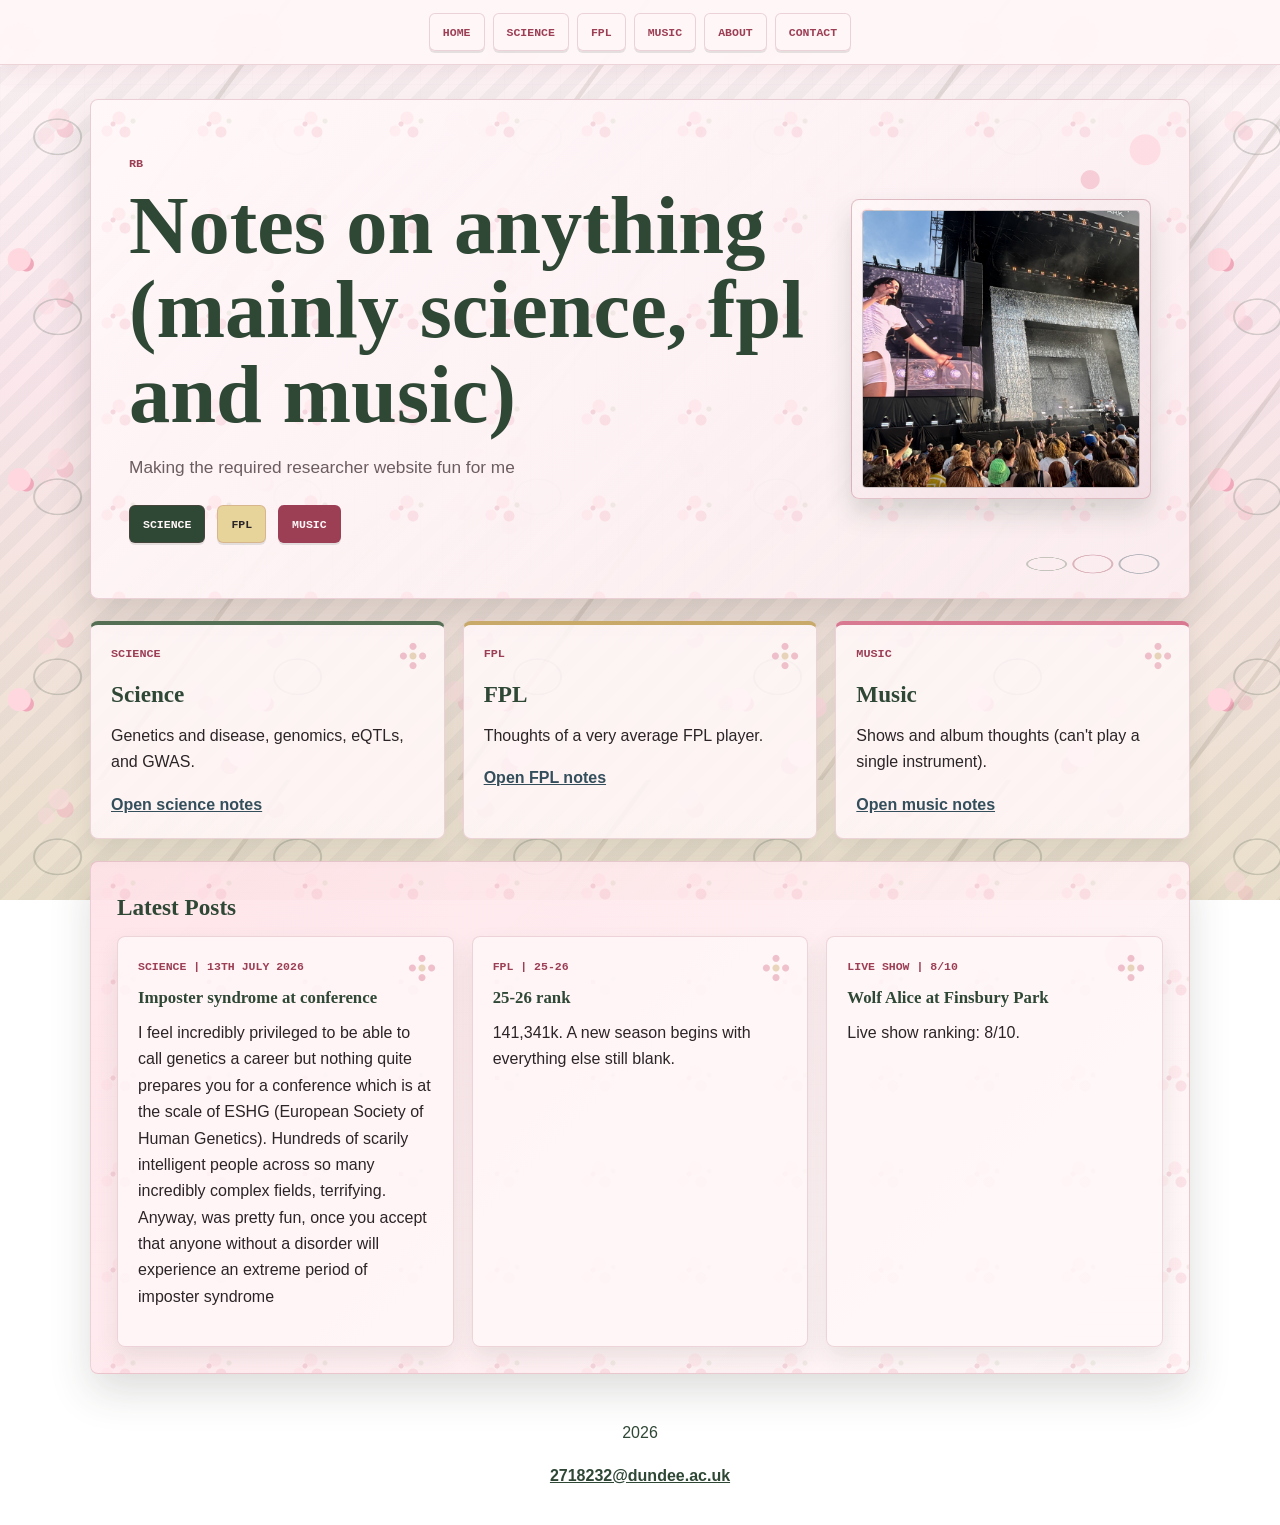
<file: index.html>
<!DOCTYPE html>
<html lang="en">
<head>
    <meta charset="UTF-8">
    <meta name="viewport" content="width=device-width, initial-scale=1.0">
    <meta name="description" content="reece spam thoughts">
    <title>Reece Bond | Science, FPL, and Music</title>
    <link rel="stylesheet" href="design_first.css">
</head>
<body>

    <nav class="topbar">
        <a href="index.html">Home</a>
        <a href="research.html">Science</a>
        <a href="papers.html">FPL</a>
        <a href="news.html">Music</a>
        <a href="members.html">About</a>
        <a href="contact.html">Contact</a>
    </nav>

    <main>
        <header class="hero">
            <div class="hero-text">
                <p class="pixel-label">RB</p>
                <h1>Notes on anything (mainly science, fpl and music)</h1>
                <p class="lead"> Making the required researcher website fun for me</p>
                <div class="button-row">
                    <a class="button grass" href="research.html">Science</a>
                    <a class="button gold" href="papers.html">FPL</a>
                    <a class="button redstone" href="news.html">Music</a>
                </div>
            </div>
            <div class="avatar-frame">
                <img src="wolf_alice.jpeg" alt="Portrait of Reece Bond">
            </div>
        </header>

        <section class="tab-board">
            <article class="tab-card science">
                <p class="pixel-label">Science</p>
                <h2>Science</h2>
                <p>Genetics and disease, genomics, eQTLs, and GWAS.</p>
                <a href="research.html">Open science notes</a>
            </article>
            <article class="tab-card fpl">
                <p class="pixel-label">FPL</p>
                <h2>FPL</h2>
                <p>Thoughts of a very average FPL player.</p>
                <a href="papers.html">Open FPL notes</a>
            </article>
            <article class="tab-card random">
                <p class="pixel-label">Music</p>
                <h2>Music</h2>
                <p>Shows and album thoughts (can't play a single instrument).</p>
                <a href="news.html">Open music notes</a>
            </article>
        </section>

        <section class="notice-board">
            <h2>Latest Posts</h2>
            <div class="post-list">
                <article>
                    <span>Science | 13th July 2026</span>
                    <h3>Imposter syndrome at conference</h3>
                    <p>I feel incredibly privileged to be able to call genetics a career but nothing quite prepares you for a conference which is at the scale of ESHG (European Society of Human Genetics). Hundreds of scarily intelligent people across so many incredibly complex fields, terrifying. Anyway, was pretty fun, once you accept that anyone without a disorder will experience an extreme period of imposter syndrome</p>
                </article>
                <article>
                    <span>FPL | 25-26</span>
                    <h3>25-26 rank</h3>
                    <p>141,341k. A new season begins with everything else still blank.</p>
                </article>
                <article>
                    <span>Live Show | 8/10</span>
                    <h3>Wolf Alice at Finsbury Park</h3>
                    <p>Live show ranking: 8/10.</p>
                </article>
            </div>
        </section>
    </main>

    <footer>
        <p>2026</p>
        <a href="mailto:2718232@dundee.ac.uk">2718232@dundee.ac.uk</a>
    </footer>
</body>
</html>
</file>
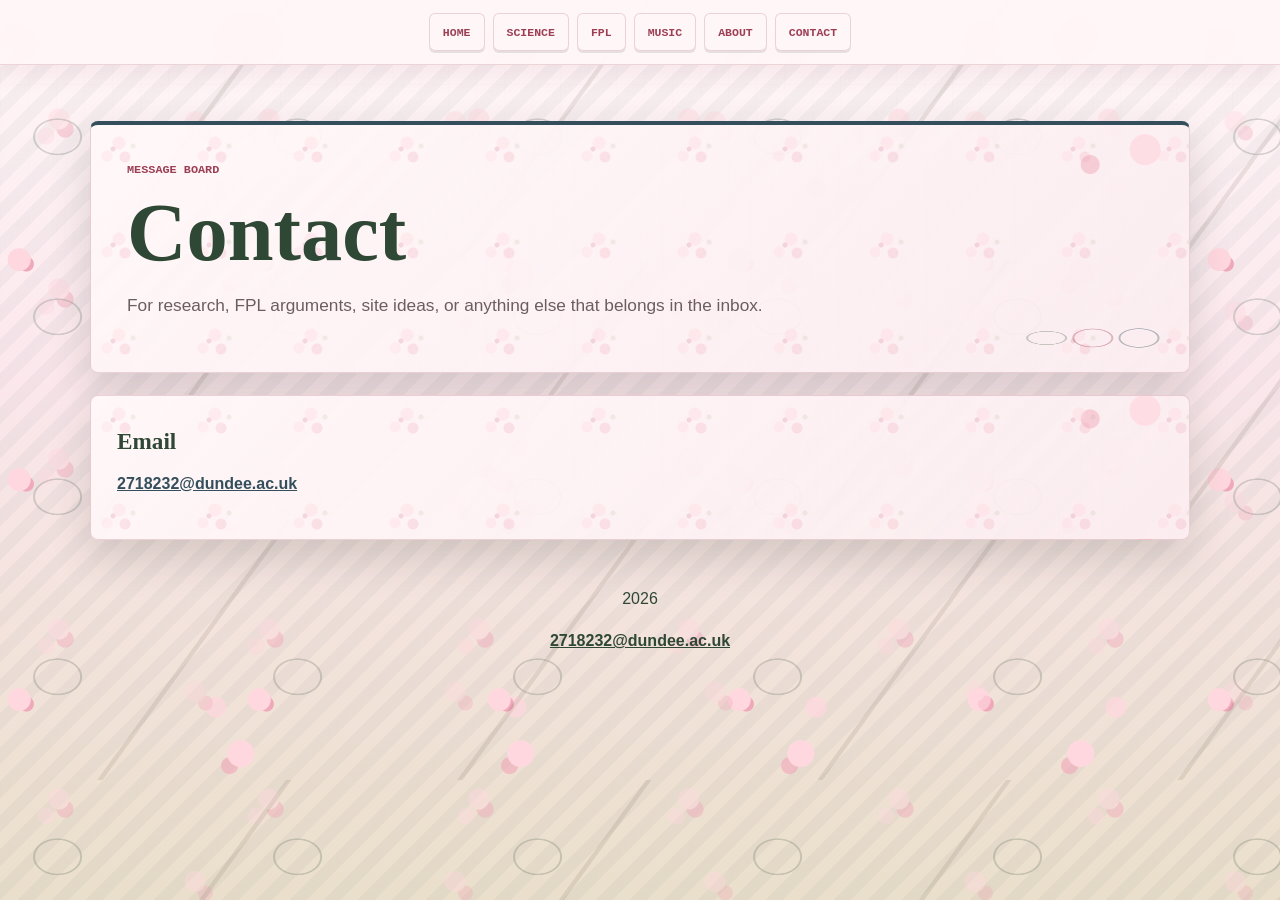
<file: contact.html>
<!DOCTYPE html>
<html lang="en">
<head>
    <meta charset="UTF-8">
    <meta name="viewport" content="width=device-width, initial-scale=1.0">
    <meta name="description" content="Contact details for Reece Bond.">
    <title>Contact | Reece Bond</title>
    <link rel="stylesheet" href="design_first.css">
</head>
<body>

    <nav class="topbar">
        <a href="index.html">Home</a>
        <a href="research.html">Science</a>
        <a href="papers.html">FPL</a>
        <a href="news.html">Music</a>
        <a href="members.html">About</a>
        <a href="contact.html">Contact</a>
    </nav>

    <main>
        <header class="page-header contact-header">
            <p class="pixel-label">Message Board</p>
            <h1>Contact</h1>
            <p class="lead">For research, FPL arguments, site ideas, or anything else that belongs in the inbox.</p>
        </header>

        <section class="contact-panel">
            <h2>Email</h2>
            <p><a href="mailto:2718232@dundee.ac.uk">2718232@dundee.ac.uk</a></p>
        </section>


    </main>

    <footer>
        <p>2026</p>
        <a href="mailto:2718232@dundee.ac.uk">2718232@dundee.ac.uk</a>
    </footer>
</body>
</html>
</file>
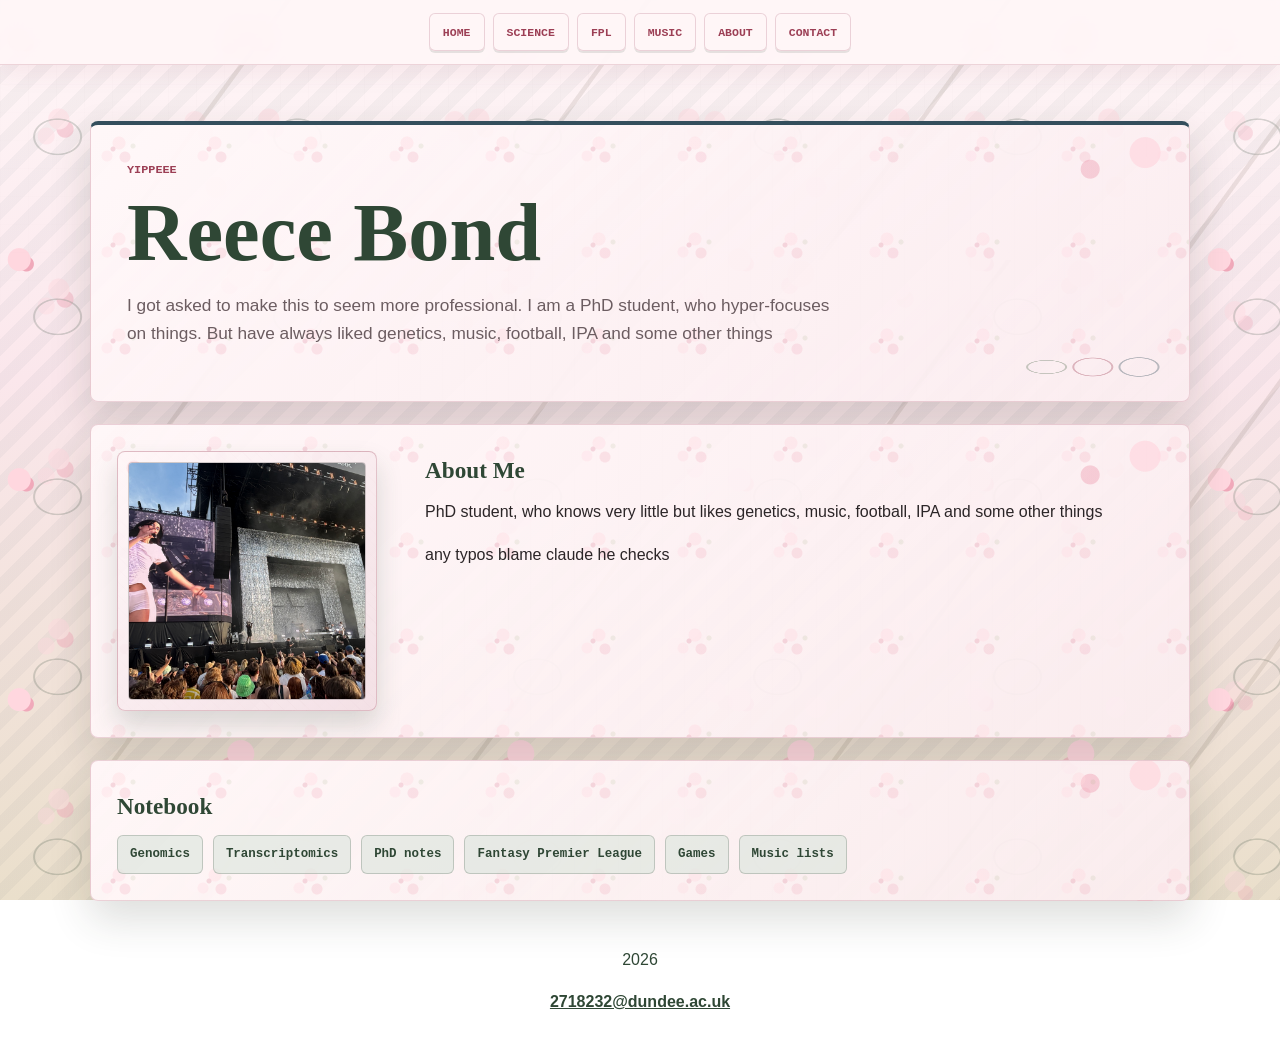
<file: members.html>
<!DOCTYPE html>
<html lang="en">
<head>
    <meta charset="UTF-8">
    <meta name="viewport" content="width=device-width, initial-scale=1.0">
    <meta name="description" content="About Reece Bond.">
    <title>About | Reece Bond</title>
    <link rel="stylesheet" href="design_first.css">
</head>
<body>

    <nav class="topbar">
        <a href="index.html">Home</a>
        <a href="research.html">Science</a>
        <a href="papers.html">FPL</a>
        <a href="news.html">Music</a>
        <a href="members.html">About</a>
        <a href="contact.html">Contact</a>
    </nav>

    <main>
        <header class="page-header about-header">
            <p class="pixel-label">yippeee</p>
            <h1>Reece Bond</h1>
            <p class="lead">I got asked to make this to seem more professional. I am a PhD student, who hyper-focuses on things. But have always liked genetics, music, football, IPA and some other things</p>
        </header>

        <section class="profile-block">
            <div class="avatar-frame small">
                <img src="wolf_alice.jpeg" alt="Portrait of Reece Bond">
            </div>
            <div>
                <h2>About Me</h2>
                <p>PhD student, who knows very little but likes genetics, music, football, IPA and some other things</p>
                <p>any typos blame claude he checks</p>
            </div>
        </section>

        <section>
            <h2>Notebook</h2>
            <ul class="tag-list">
                <li>Genomics</li>
                <li>Transcriptomics</li>
                <li>PhD notes</li>
                <li>Fantasy Premier League</li>
                <li>Games</li>
                <li>Music lists</li>
            </ul>
        </section>
    </main>

    <footer>
        <p>2026</p>
        <a href="mailto:2718232@dundee.ac.uk">2718232@dundee.ac.uk</a>
    </footer>
</body>
</html>
</file>
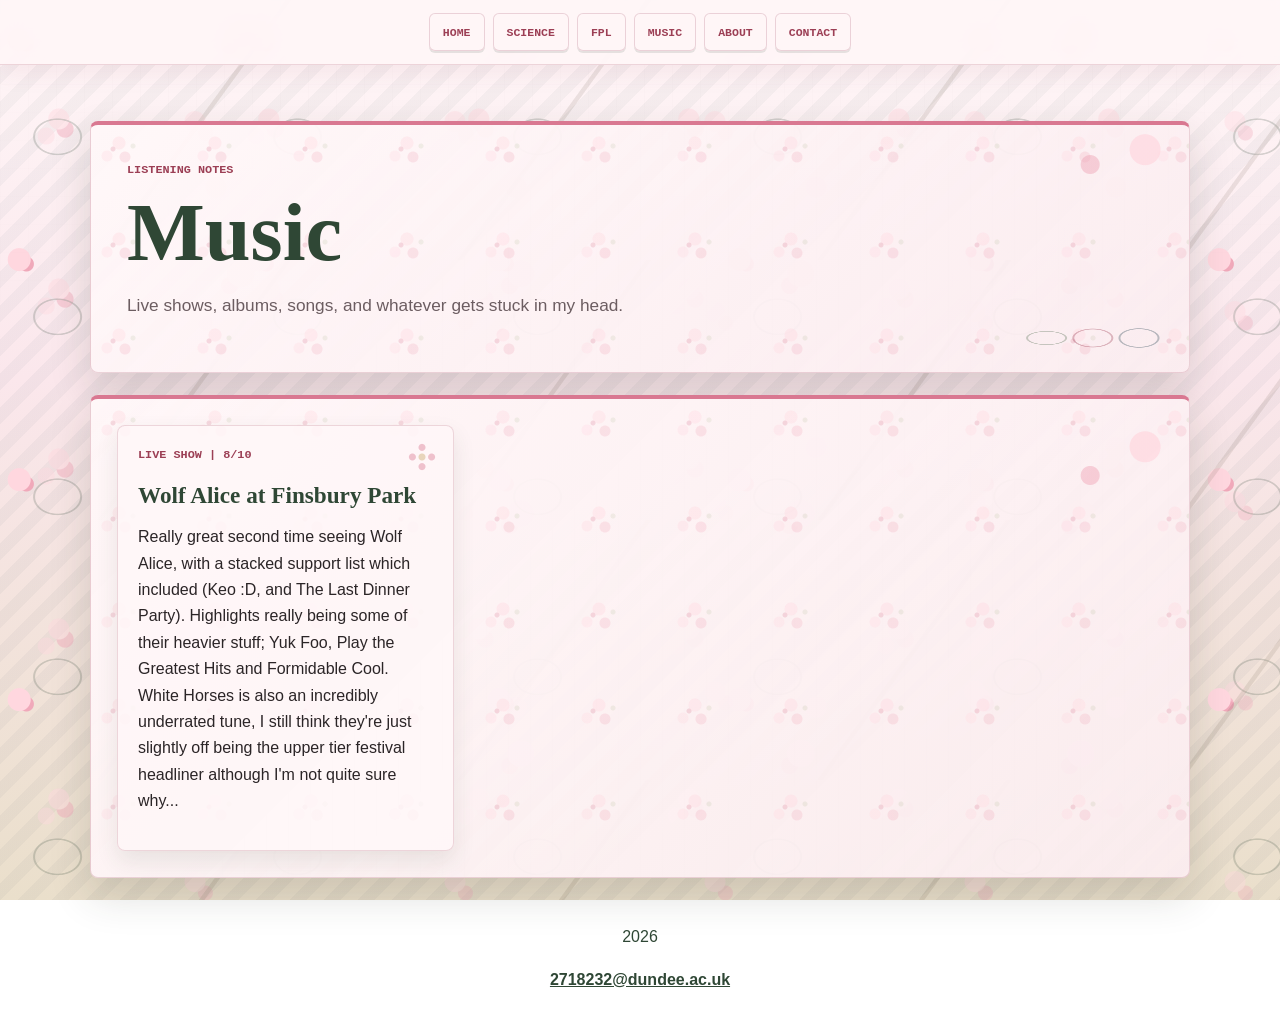
<file: news.html>
<!DOCTYPE html>
<html lang="en">
<head>
    <meta charset="UTF-8">
    <meta name="viewport" content="width=device-width, initial-scale=1.0">
    <meta name="description" content="Music posts, live show notes, album thoughts, and lists from Reece Bond.">
    <title>Music | Reece Bond</title>
    <link rel="stylesheet" href="design_first.css">
</head>
<body>

    <nav class="topbar">
        <a href="index.html">Home</a>
        <a href="research.html">Science</a>
        <a href="papers.html">FPL</a>
        <a href="news.html">Music</a>
        <a href="members.html">About</a>
        <a href="contact.html">Contact</a>
    </nav>

    <main>
        <header class="page-header random-header">
            <p class="pixel-label">Listening Notes</p>
            <h1>Music</h1>
            <p class="lead">Live shows, albums, songs, and whatever gets stuck in my head.</p>
        </header>

        <section class="post-grid music-panel">
            <article class="post-card">
                <p class="post-meta">Live Show | 8/10</p>
                <h2>Wolf Alice at Finsbury Park</h2>
                <p>Really great second time seeing Wolf Alice, with a stacked support list which included (Keo :D, and The Last Dinner Party). Highlights really being some of their heavier stuff; Yuk Foo, Play the Greatest Hits and Formidable Cool. White Horses is also an incredibly underrated tune, I still think they're just slightly off being the upper tier festival headliner although I'm not quite sure why...</p>
            </article>
        </section>
    </main>

    <footer>
        <p>2026</p>
        <a href="mailto:2718232@dundee.ac.uk">2718232@dundee.ac.uk</a>
    </footer>
</body>
</html>
</file>
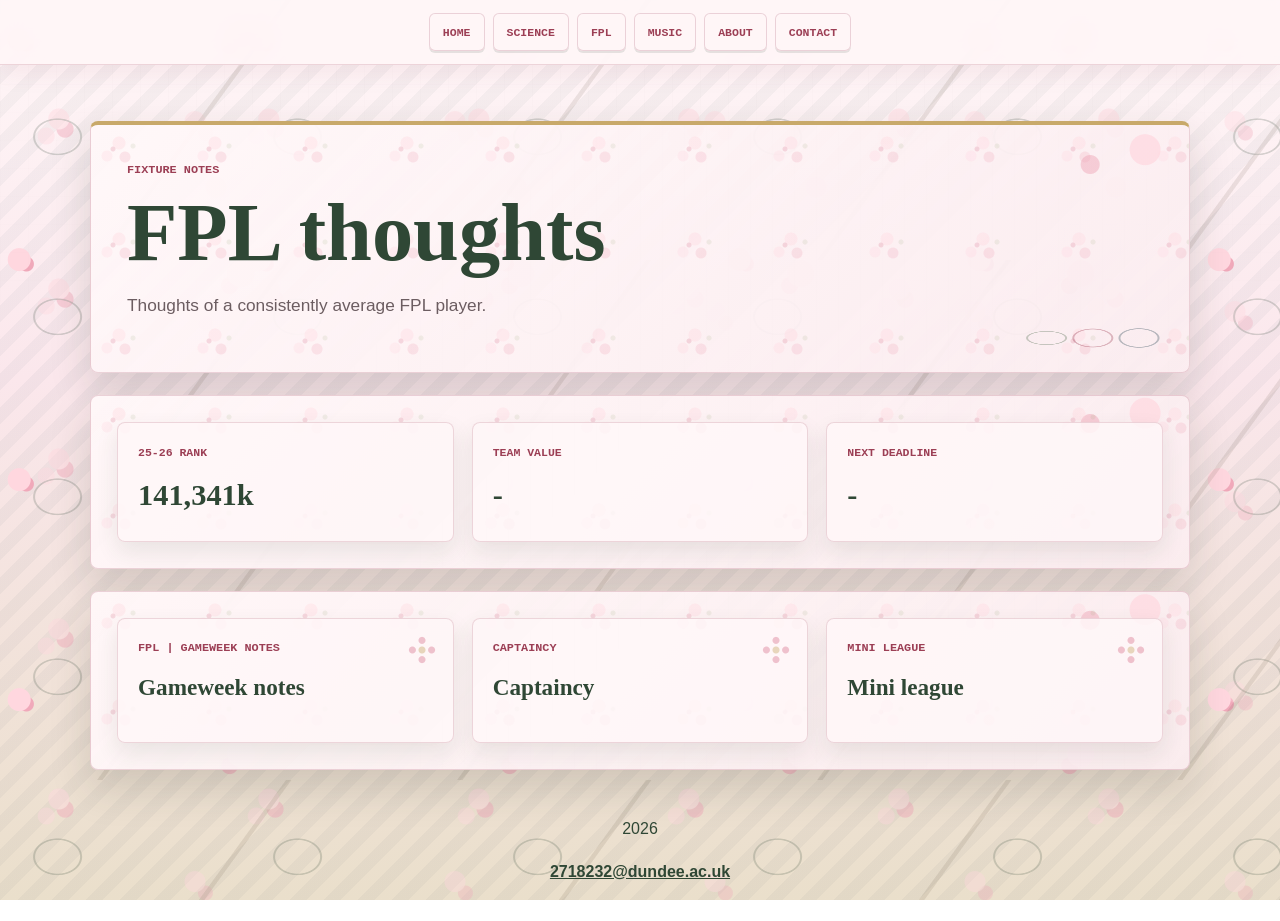
<file: papers.html>
<!DOCTYPE html>
<html lang="en">
<head>
    <meta charset="UTF-8">
    <meta name="viewport" content="width=device-width, initial-scale=1.0">
    <meta name="description" content="Fantasy Premier League posts and notes from Reece Bond.">
    <title>FPL | Reece Bond</title>
    <link rel="stylesheet" href="design_first.css">
</head>
<body>

    <nav class="topbar">
        <a href="index.html">Home</a>
        <a href="research.html">Science</a>
        <a href="papers.html">FPL</a>
        <a href="news.html">Music</a>
        <a href="members.html">About</a>
        <a href="contact.html">Contact</a>
    </nav>

    <main>
        <header class="page-header fpl-header">
            <p class="pixel-label">Fixture Notes</p>
            <h1>FPL thoughts</h1>
            <p class="lead">Thoughts of a consistently average FPL player.</p>
        </header>

        <section class="score-strip">
            <div>
                <span>25-26 Rank</span>
                <strong>141,341k</strong>
            </div>
            <div>
                <span>Team Value</span>
                <strong>-</strong>
            </div>
            <div>
                <span>Next Deadline</span>
                <strong>-</strong>
            </div>
        </section>

        <section class="post-grid">
            <article class="post-card">
                <p class="post-meta">FPL | Gameweek Notes</p>
                <h2>Gameweek notes</h2>
                <p></p>
            </article>
            <article class="post-card">
                <p class="post-meta">Captaincy</p>
                <h2>Captaincy</h2>
                <p></p>
            </article>
            <article class="post-card">
                <p class="post-meta">Mini League</p>
                <h2>Mini league</h2>
                <p></p>
            </article>
        </section>
    </main>

    <footer>
        <p>2026</p>
        <a href="mailto:2718232@dundee.ac.uk">2718232@dundee.ac.uk</a>
    </footer>
</body>
</html>
</file>
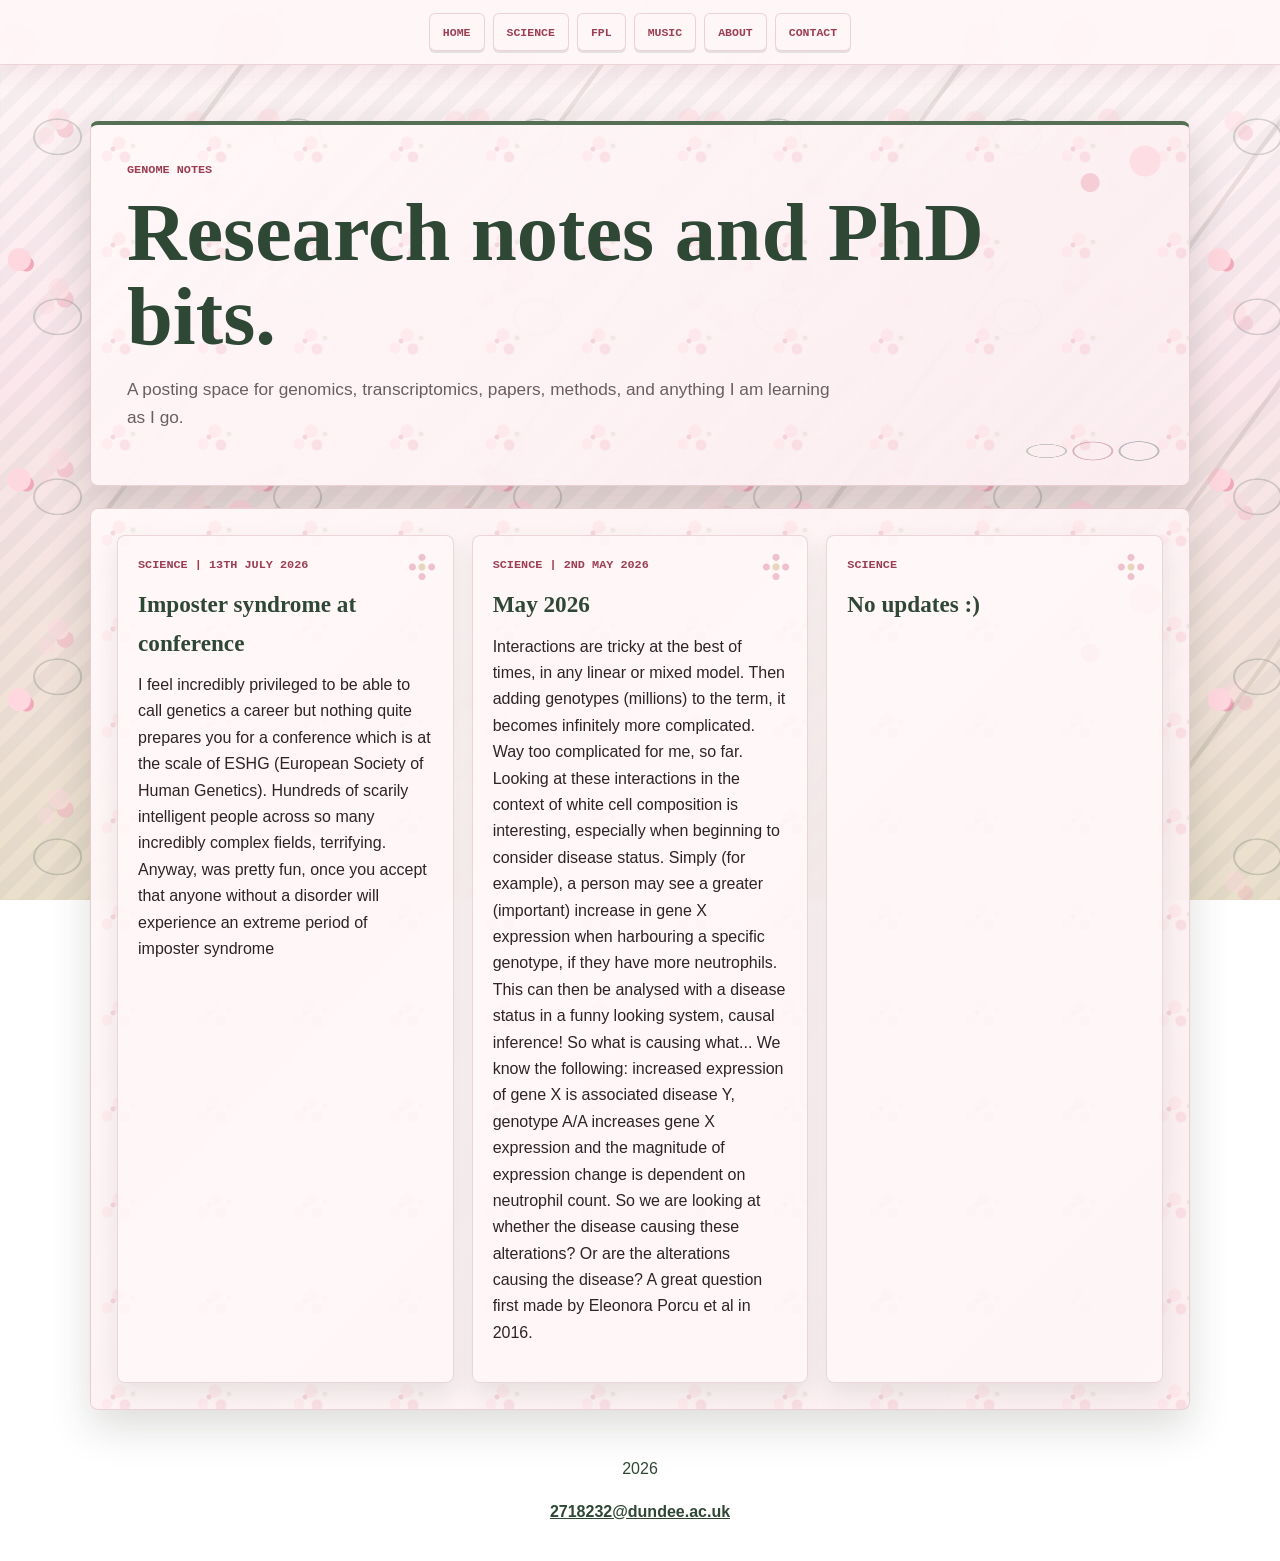
<file: research.html>
<!DOCTYPE html>
<html lang="en">
<head>
    <meta charset="UTF-8">
    <meta name="viewport" content="width=device-width, initial-scale=1.0">
    <meta name="description" content="Science posts and research notes from Reece Bond.">
    <title>Science | Reece Bond</title>
    <link rel="stylesheet" href="design_first.css">
</head>
<body>

    <nav class="topbar">
        <a href="index.html">Home</a>
        <a href="research.html">Science</a>
        <a href="papers.html">FPL</a>
        <a href="news.html">Music</a>
        <a href="members.html">About</a>
        <a href="contact.html">Contact</a>
    </nav>

    <main>
        <header class="page-header science-header">
            <p class="pixel-label">Genome Notes</p>
            <h1>Research notes and PhD bits.</h1>
            <p class="lead">A posting space for genomics, transcriptomics, papers, methods, and anything I am learning as I go.</p>
        </header>

        <section class="post-grid">
            <article class="post-card">
                <p class="post-meta">Science | 13th July 2026</p>
                <h2>Imposter syndrome at conference</h2>
                <p>I feel incredibly privileged to be able to call genetics a career but nothing quite prepares you for a conference which is at the scale of ESHG (European Society of Human Genetics). Hundreds of scarily intelligent people across so many incredibly complex fields, terrifying. Anyway, was pretty fun, once you accept that anyone without a disorder will experience an extreme period of imposter syndrome</p>
            </article>
            <article class="post-card">
                <p class="post-meta">Science | 2nd May 2026</p>
                <h2>May 2026</h2>
                <p> Interactions are tricky at the best of times, in any linear or mixed model. Then adding
                    genotypes (millions) to the term, it becomes infinitely more complicated. Way too complicated
                    for me, so far. Looking at these interactions in the context of white cell composition is interesting, especially
                    when beginning to consider disease status. Simply (for example), a person may see a greater (important) increase in gene X expression 
                    when harbouring a specific genotype, if they have more neutrophils. This can then be analysed with a disease
                    status in a funny looking system, causal inference! So what is causing what... We know the following: increased expression
                    of gene X is associated disease Y, genotype A/A increases gene X expression and the magnitude of expression change is dependent on
                    neutrophil count. So we are looking at whether the disease causing these alterations? Or are the alterations causing the disease? A great question
                    first made by Eleonora Porcu et al in 2016.
                   </p>
            </article>
            <article class="post-card">
                <p class="post-meta">Science</p>
                <h2>No updates :)</h2>
            </article>
        </section>
    </main>

    <footer>
        <p>2026</p>
        <a href="mailto:2718232@dundee.ac.uk">2718232@dundee.ac.uk</a>
    </footer>
</body>
</html>
</file>
<file: design_first.css>
:root {
    --ink: #2b2527;
    --muted-ink: #6c5d61;
    --paper: #fbedf0;
    --warm-paper: #fff7f8;
    --mist: #f1dce2;
    --moss: #556f54;
    --deep-moss: #2f4735;
    --bamboo: #9aab79;
    --sakura: #f0a9ba;
    --petal: #ffd7df;
    --ume: #d97891;
    --azuki: #9c3f55;
    --indigo: #344e5c;
    --tea: #c8a96a;
    --line: rgba(32, 37, 31, 0.16);
    --soft-shadow: rgba(42, 48, 38, 0.16);
}

* {
    box-sizing: border-box;
}

html {
    scroll-behavior: smooth;
}

body {
    margin: 0;
    color: var(--ink);
    font-family: "Avenir Next", Avenir, "Helvetica Neue", Arial, sans-serif;
    line-height: 1.65;
    background:
        radial-gradient(circle at 8% 18%, var(--petal) 0 11px, transparent 12px),
        radial-gradient(circle at 11% 20%, var(--sakura) 0 7px, transparent 8px),
        radial-gradient(circle at 86% 14%, var(--petal) 0 13px, transparent 14px),
        radial-gradient(circle at 82% 19%, rgba(240, 169, 186, 0.64) 0 8px, transparent 9px),
        radial-gradient(circle at 72% 72%, rgba(255, 215, 223, 0.72) 0 10px, transparent 11px),
        linear-gradient(135deg, rgba(52, 78, 92, 0.045) 25%, transparent 25% 50%, rgba(52, 78, 92, 0.045) 50% 75%, transparent 75%),
        linear-gradient(180deg, #fff7f8 0%, #fbe7ec 42%, #eadfcb 100%);
    background-size: 240px 220px, 240px 220px, 280px 240px, 280px 240px, 300px 260px, 34px 34px, auto;
    background-attachment: fixed;
}

body::before,
body::after {
    content: "";
    position: fixed;
    inset: 0;
    pointer-events: none;
    z-index: 0;
}

body::before {
    opacity: 0.3;
    background-image:
        linear-gradient(var(--line) 1px, transparent 1px),
        linear-gradient(90deg, var(--line) 1px, transparent 1px);
    background-size: 28px 28px;
    mask-image: linear-gradient(180deg, rgba(0, 0, 0, 0.2), transparent 58%);
}

body::after {
    opacity: 0.46;
    background:
        linear-gradient(126deg, transparent 0 52%, rgba(83, 72, 51, 0.24) 52.2% 53%, transparent 53.2%),
        radial-gradient(ellipse at 24% 76%, transparent 0 22px, rgba(47, 71, 53, 0.42) 23px 24px, transparent 25px),
        radial-gradient(circle at 28% 70%, var(--petal) 0 10px, transparent 11px),
        radial-gradient(circle at 31% 76%, var(--sakura) 0 8px, transparent 9px),
        radial-gradient(circle at 22% 80%, rgba(255, 215, 223, 0.82) 0 8px, transparent 9px),
        radial-gradient(circle at 75% 64%, rgba(255, 215, 223, 0.8) 0 10px, transparent 11px),
        radial-gradient(circle at 79% 70%, rgba(240, 169, 186, 0.7) 0 7px, transparent 8px);
    background-size: 360px 260px, 240px 180px, 210px 170px, 210px 170px, 210px 170px, 260px 190px, 260px 190px;
}

.topbar {
    position: sticky;
    top: 0;
    z-index: 10;
    display: flex;
    gap: 8px;
    justify-content: center;
    flex-wrap: wrap;
    padding: 13px 16px;
    background: rgba(255, 247, 248, 0.9);
    border-bottom: 1px solid rgba(156, 63, 85, 0.18);
    box-shadow: 0 8px 24px rgba(156, 63, 85, 0.08);
    backdrop-filter: blur(16px);
}

main,
footer {
    position: relative;
    width: min(1100px, calc(100% - 32px));
    margin: 0 auto;
    z-index: 1;
}

.topbar a,
.button {
    display: inline-flex;
    align-items: center;
    justify-content: center;
    min-height: 38px;
    padding: 7px 13px;
    color: var(--azuki);
    background: rgba(255, 247, 248, 0.82);
    border: 1px solid rgba(156, 63, 85, 0.2);
    border-radius: 6px;
    text-decoration: none;
    text-transform: uppercase;
    font-family: Monaco, Consolas, "Courier New", monospace;
    font-size: 0.72rem;
    font-weight: 700;
    letter-spacing: 0;
    box-shadow: 0 2px 0 rgba(47, 71, 53, 0.12);
    transition: transform 160ms ease, border-color 160ms ease, background 160ms ease, color 160ms ease;
}

.topbar a:hover,
.button:hover {
    color: var(--azuki);
    background: var(--warm-paper);
    border-color: rgba(156, 63, 85, 0.36);
    transform: translateY(-1px);
}

main {
    padding: 34px 0 18px;
}

.hero,
.page-header,
section {
    position: relative;
    overflow: hidden;
    background:
        radial-gradient(circle at 96% 10%, rgba(255, 215, 223, 0.72) 0 15px, transparent 16px),
        radial-gradient(circle at 91% 16%, rgba(240, 169, 186, 0.5) 0 9px, transparent 10px),
        linear-gradient(135deg, rgba(255, 247, 248, 0.97), rgba(251, 237, 240, 0.92)),
        repeating-linear-gradient(90deg, transparent 0 21px, rgba(156, 63, 85, 0.04) 21px 22px);
    border: 1px solid rgba(156, 63, 85, 0.2);
    border-radius: 8px;
    box-shadow: 0 18px 42px var(--soft-shadow);
}

.hero::before,
.page-header::before,
section::before {
    content: "";
    position: absolute;
    inset: 0;
    pointer-events: none;
    background:
        radial-gradient(circle at 22px 24px, rgba(217, 120, 145, 0.48) 0 2px, transparent 3px),
        radial-gradient(circle at 28px 18px, rgba(255, 215, 223, 0.7) 0 6px, transparent 7px),
        radial-gradient(circle at 16px 31px, rgba(255, 215, 223, 0.58) 0 5px, transparent 6px),
        radial-gradient(circle at 34px 32px, rgba(240, 169, 186, 0.5) 0 5px, transparent 6px),
        radial-gradient(circle at 42px 21px, rgba(154, 171, 121, 0.28) 0 2px, transparent 3px);
    background-size: 96px 96px;
    opacity: 0.5;
}

.hero::after,
.page-header::after {
    content: "";
    position: absolute;
    right: -34px;
    bottom: -26px;
    width: 210px;
    height: 120px;
    pointer-events: none;
    opacity: 0.32;
    background:
        radial-gradient(ellipse at 16% 50%, transparent 0 18px, var(--moss) 19px 20px, transparent 21px),
        radial-gradient(ellipse at 38% 50%, transparent 0 18px, var(--azuki) 19px 20px, transparent 21px),
        radial-gradient(ellipse at 60% 50%, transparent 0 18px, var(--indigo) 19px 20px, transparent 21px);
}

.hero {
    min-height: 500px;
    display: grid;
    grid-template-columns: minmax(0, 1fr) 300px;
    gap: 34px;
    align-items: center;
    padding: 38px;
}

.hero-text,
.page-header > *,
section > * {
    position: relative;
    z-index: 1;
}

.hero-text {
    max-width: 740px;
}

.pixel-label,
.post-meta {
    margin: 0 0 10px;
    color: var(--azuki);
    font-family: Monaco, Consolas, "Courier New", monospace;
    font-size: 0.74rem;
    font-weight: 700;
    text-transform: uppercase;
}

h1,
h2,
h3,
p {
    margin-top: 0;
}

h1,
h2,
h3 {
    color: var(--deep-moss);
    font-family: "Hiragino Mincho ProN", "Yu Mincho", "Baskerville", "Palatino Linotype", Georgia, serif;
    font-weight: 700;
}

h1 {
    max-width: 860px;
    margin-bottom: 16px;
    font-size: clamp(2.35rem, 7vw, 5.15rem);
    line-height: 1.02;
}

h2 {
    margin-bottom: 10px;
    font-size: 1.45rem;
}

h3 {
    margin-bottom: 8px;
    font-size: 1.05rem;
}

.lead {
    max-width: 720px;
    color: var(--muted-ink);
    font-size: 1.08rem;
}

.button-row {
    display: flex;
    flex-wrap: wrap;
    gap: 12px;
    margin-top: 24px;
}

.button.grass {
    color: var(--warm-paper);
    background: var(--deep-moss);
}

.button.gold {
    color: var(--ink);
    background: #e7d49b;
}

.button.redstone {
    color: var(--warm-paper);
    background: var(--azuki);
}

.avatar-frame {
    padding: 10px;
    background:
        radial-gradient(circle at 16px 16px, rgba(255, 215, 223, 0.58) 0 7px, transparent 8px),
        linear-gradient(135deg, rgba(255, 247, 248, 0.94), rgba(241, 220, 226, 0.82)),
        repeating-linear-gradient(45deg, rgba(156, 63, 85, 0.08) 0 1px, transparent 1px 9px);
    border: 1px solid rgba(156, 63, 85, 0.28);
    border-radius: 8px;
    box-shadow: 0 14px 26px rgba(47, 71, 53, 0.18);
}

.avatar-frame.small {
    max-width: 260px;
}

.avatar-frame img {
    display: block;
    width: 100%;
    aspect-ratio: 1 / 1;
    object-fit: cover;
    border: 1px solid rgba(32, 37, 31, 0.2);
    border-radius: 4px;
    filter: saturate(0.86) contrast(1.04);
}

section,
.page-header {
    margin-top: 22px;
    padding: 26px;
}

.page-header {
    padding: 36px;
}

.science-header,
.tab-card.science {
    border-top: 4px solid var(--moss);
}

.fpl-header,
.tab-card.fpl {
    border-top: 4px solid var(--tea);
}

.random-header,
.tab-card.random {
    border-top: 4px solid var(--ume);
}

.about-header,
.contact-header {
    border-top: 4px solid var(--indigo);
}

.tab-board,
.post-grid,
.post-list,
.score-strip {
    display: grid;
    grid-template-columns: repeat(3, minmax(0, 1fr));
    gap: 18px;
}

.tab-board {
    overflow: visible;
    background: transparent;
    border: 0;
    padding: 0;
    box-shadow: none;
}

.tab-board::before {
    display: none;
}

.tab-card,
.post-card,
.post-list article,
.score-strip div {
    position: relative;
    background: rgba(255, 247, 248, 0.86);
    border: 1px solid rgba(156, 63, 85, 0.18);
    border-radius: 8px;
    padding: 20px;
    box-shadow: 0 10px 22px rgba(47, 71, 53, 0.1);
}

.tab-card::after,
.post-card::after,
.post-list article::after {
    content: "";
    position: absolute;
    right: 16px;
    top: 16px;
    width: 30px;
    height: 30px;
    opacity: 0.42;
    background:
        radial-gradient(circle at 50% 18%, var(--ume) 0 3px, transparent 4px),
        radial-gradient(circle at 82% 50%, var(--ume) 0 3px, transparent 4px),
        radial-gradient(circle at 50% 82%, var(--ume) 0 3px, transparent 4px),
        radial-gradient(circle at 18% 50%, var(--ume) 0 3px, transparent 4px),
        radial-gradient(circle at 50% 50%, var(--tea) 0 3px, transparent 4px);
}

.notice-board {
    background:
        radial-gradient(circle at 94% 18%, rgba(255, 215, 223, 0.82) 0 18px, transparent 19px),
        linear-gradient(135deg, rgba(255, 226, 232, 0.9), rgba(255, 247, 248, 0.92)),
        repeating-linear-gradient(0deg, rgba(156, 63, 85, 0.045) 0 1px, transparent 1px 12px);
}

.post-list article span,
.score-strip span {
    display: block;
    margin-bottom: 8px;
    color: var(--azuki);
    font-family: Monaco, Consolas, "Courier New", monospace;
    font-size: 0.72rem;
    font-weight: 700;
    text-transform: uppercase;
}

.score-strip strong {
    display: block;
    color: var(--deep-moss);
    font-family: "Hiragino Mincho ProN", "Yu Mincho", "Baskerville", "Palatino Linotype", Georgia, serif;
    font-size: 1.9rem;
}

.profile-block {
    display: grid;
    grid-template-columns: 280px minmax(0, 1fr);
    gap: 28px;
    align-items: start;
}

.tag-list {
    display: flex;
    flex-wrap: wrap;
    gap: 10px;
    padding: 0;
    margin: 0;
    list-style: none;
}

.tag-list li {
    padding: 8px 12px;
    color: var(--deep-moss);
    background: rgba(223, 231, 223, 0.72);
    border: 1px solid rgba(47, 71, 53, 0.22);
    border-radius: 6px;
    font-family: Monaco, Consolas, "Courier New", monospace;
    font-size: 0.78rem;
    font-weight: 700;
}

.music-panel {
    border-top: 4px solid var(--ume);
}

.music-form {
    display: grid;
    gap: 18px;
    max-width: 780px;
}

.music-form label {
    display: grid;
    gap: 8px;
}

.music-form span {
    color: var(--azuki);
    font-family: Monaco, Consolas, "Courier New", monospace;
    font-size: 0.72rem;
    font-weight: 700;
    text-transform: uppercase;
}

.music-form input,
.music-form textarea {
    width: 100%;
    color: var(--ink);
    background:
        linear-gradient(135deg, rgba(255, 248, 242, 0.96), rgba(248, 239, 232, 0.86)),
        radial-gradient(circle at 18px 18px, rgba(217, 139, 155, 0.12) 0 4px, transparent 5px);
    border: 1px solid rgba(156, 70, 82, 0.26);
    border-radius: 8px;
    padding: 12px 14px;
    font: inherit;
    box-shadow: inset 0 1px 2px rgba(47, 71, 53, 0.08);
}

.music-form input {
    max-width: 180px;
}

.music-form textarea {
    min-height: 180px;
    resize: vertical;
}

.music-form input:focus,
.music-form textarea:focus {
    border-color: var(--ume);
    box-shadow: 0 0 0 3px rgba(217, 139, 155, 0.2);
    outline: 0;
}

a {
    color: var(--indigo);
    font-weight: 700;
}

a:hover {
    color: var(--azuki);
}

footer {
    padding: 28px 0 36px;
    color: var(--deep-moss);
    text-align: center;
}

footer a {
    color: var(--deep-moss);
}

@media (max-width: 850px) {
    .hero,
    .profile-block,
    .tab-board,
    .post-grid,
    .post-list,
    .score-strip {
        grid-template-columns: 1fr;
    }

    .hero {
        min-height: auto;
        padding: 26px;
    }

    .avatar-frame {
        max-width: 340px;
    }
}

@media (max-width: 560px) {
    main,
    footer {
        width: min(100% - 18px, 1100px);
    }

    .topbar {
        justify-content: flex-start;
        flex-wrap: nowrap;
        overflow-x: auto;
    }

    .topbar a {
        flex: 0 0 auto;
    }

    h1 {
        font-size: 2.25rem;
    }

    section,
    .page-header {
        padding: 18px;
    }
}
</file>
